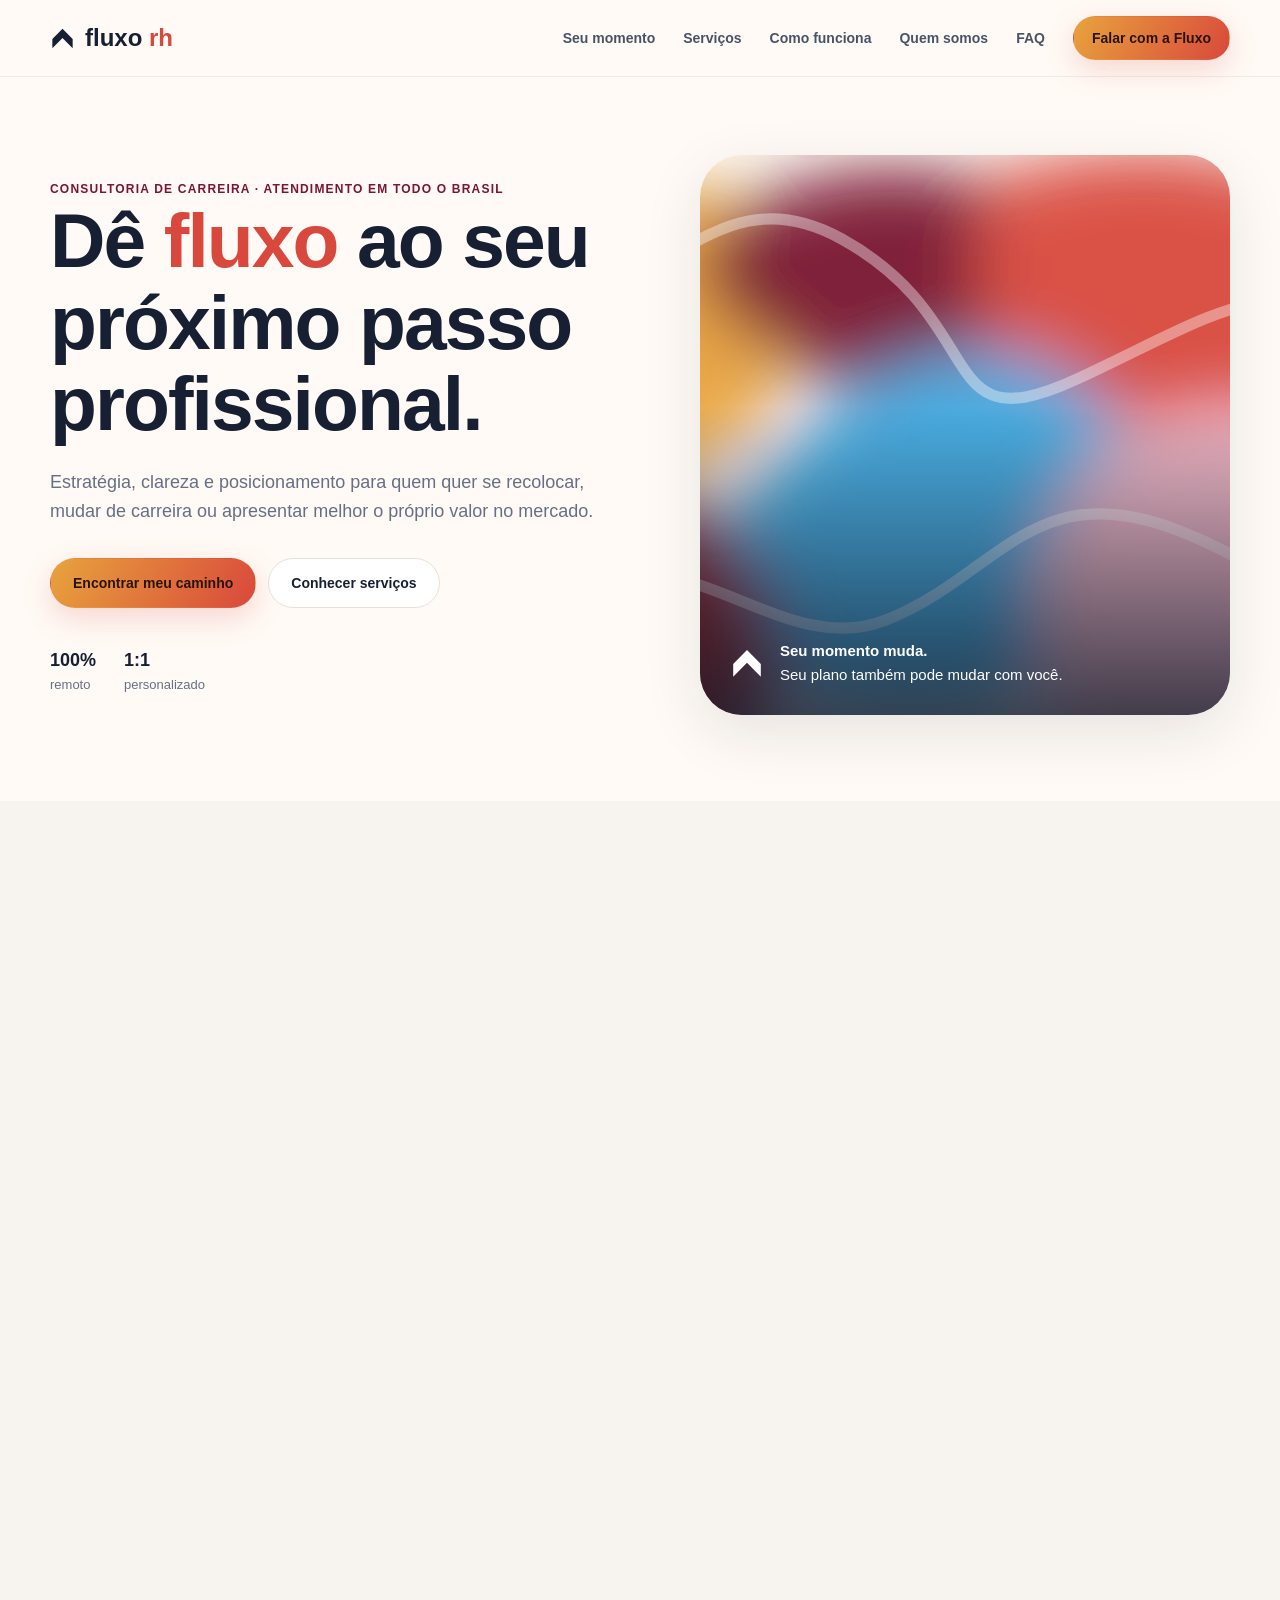
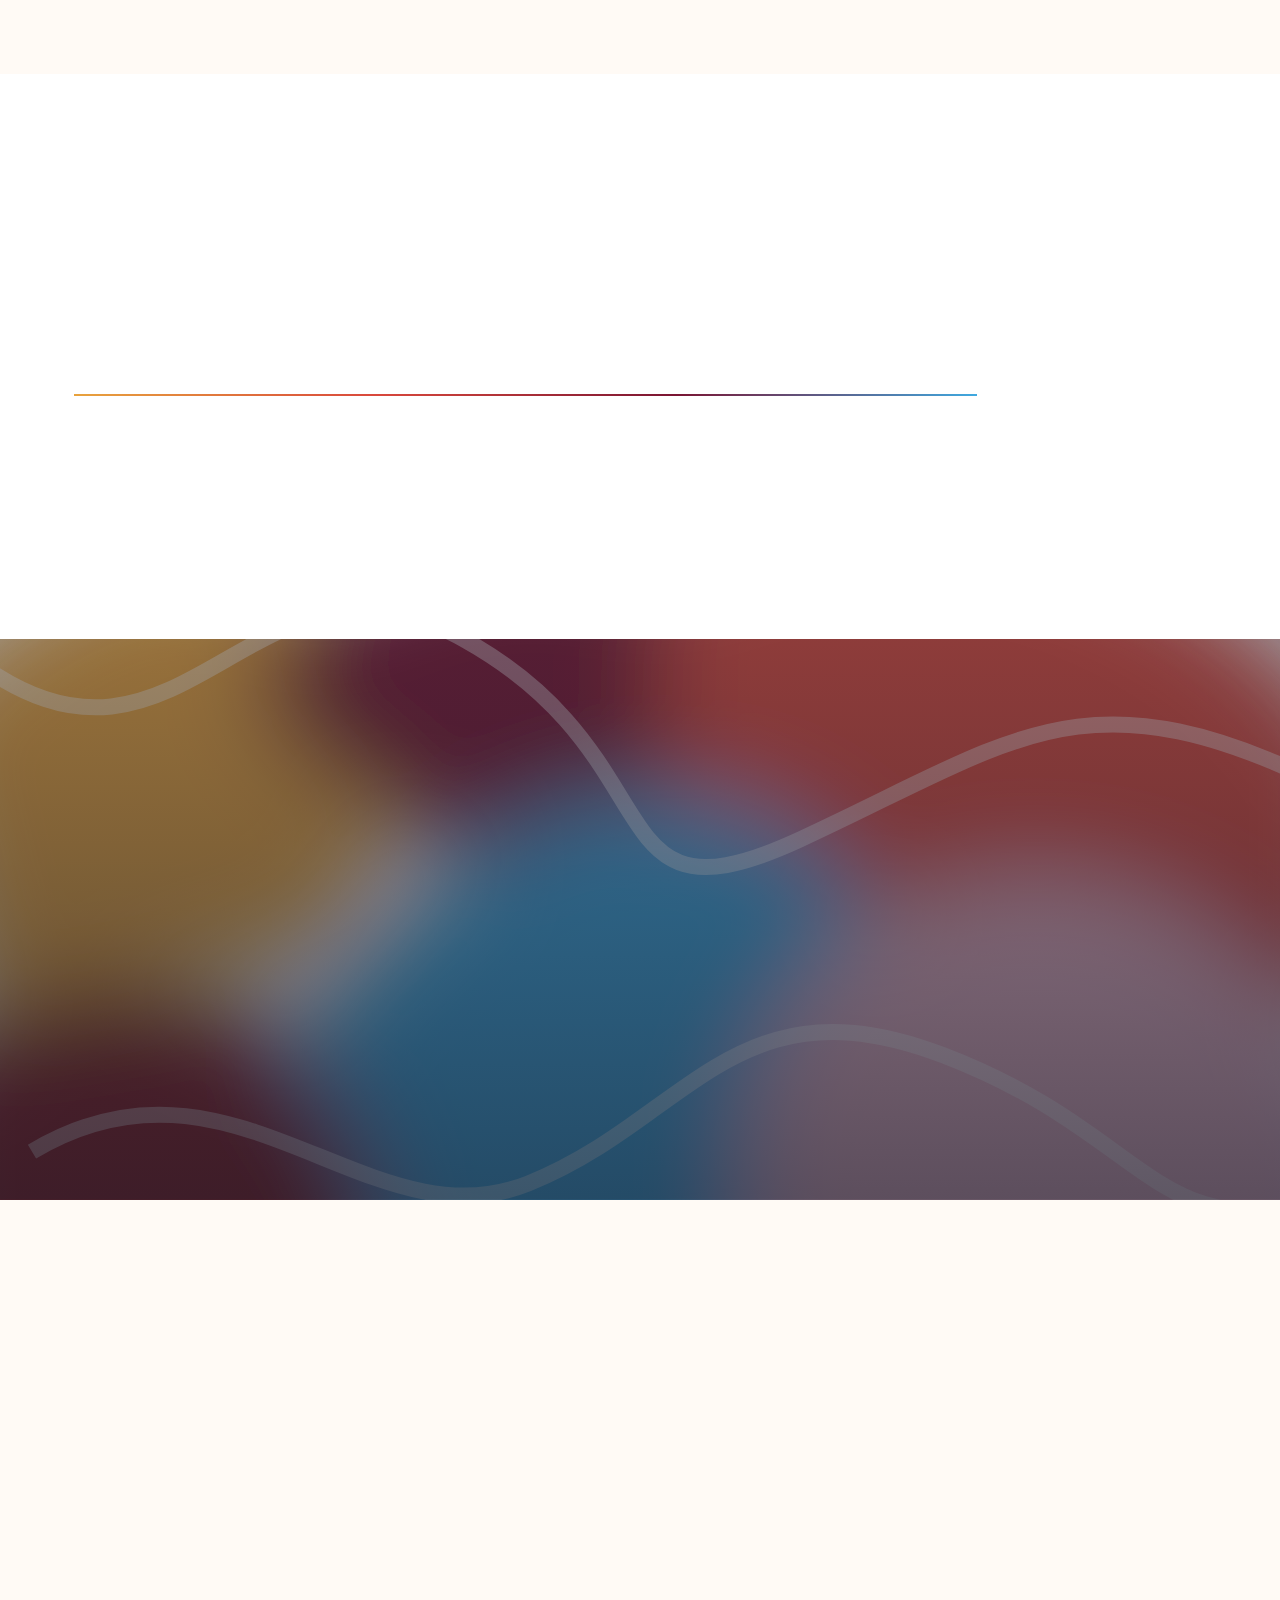
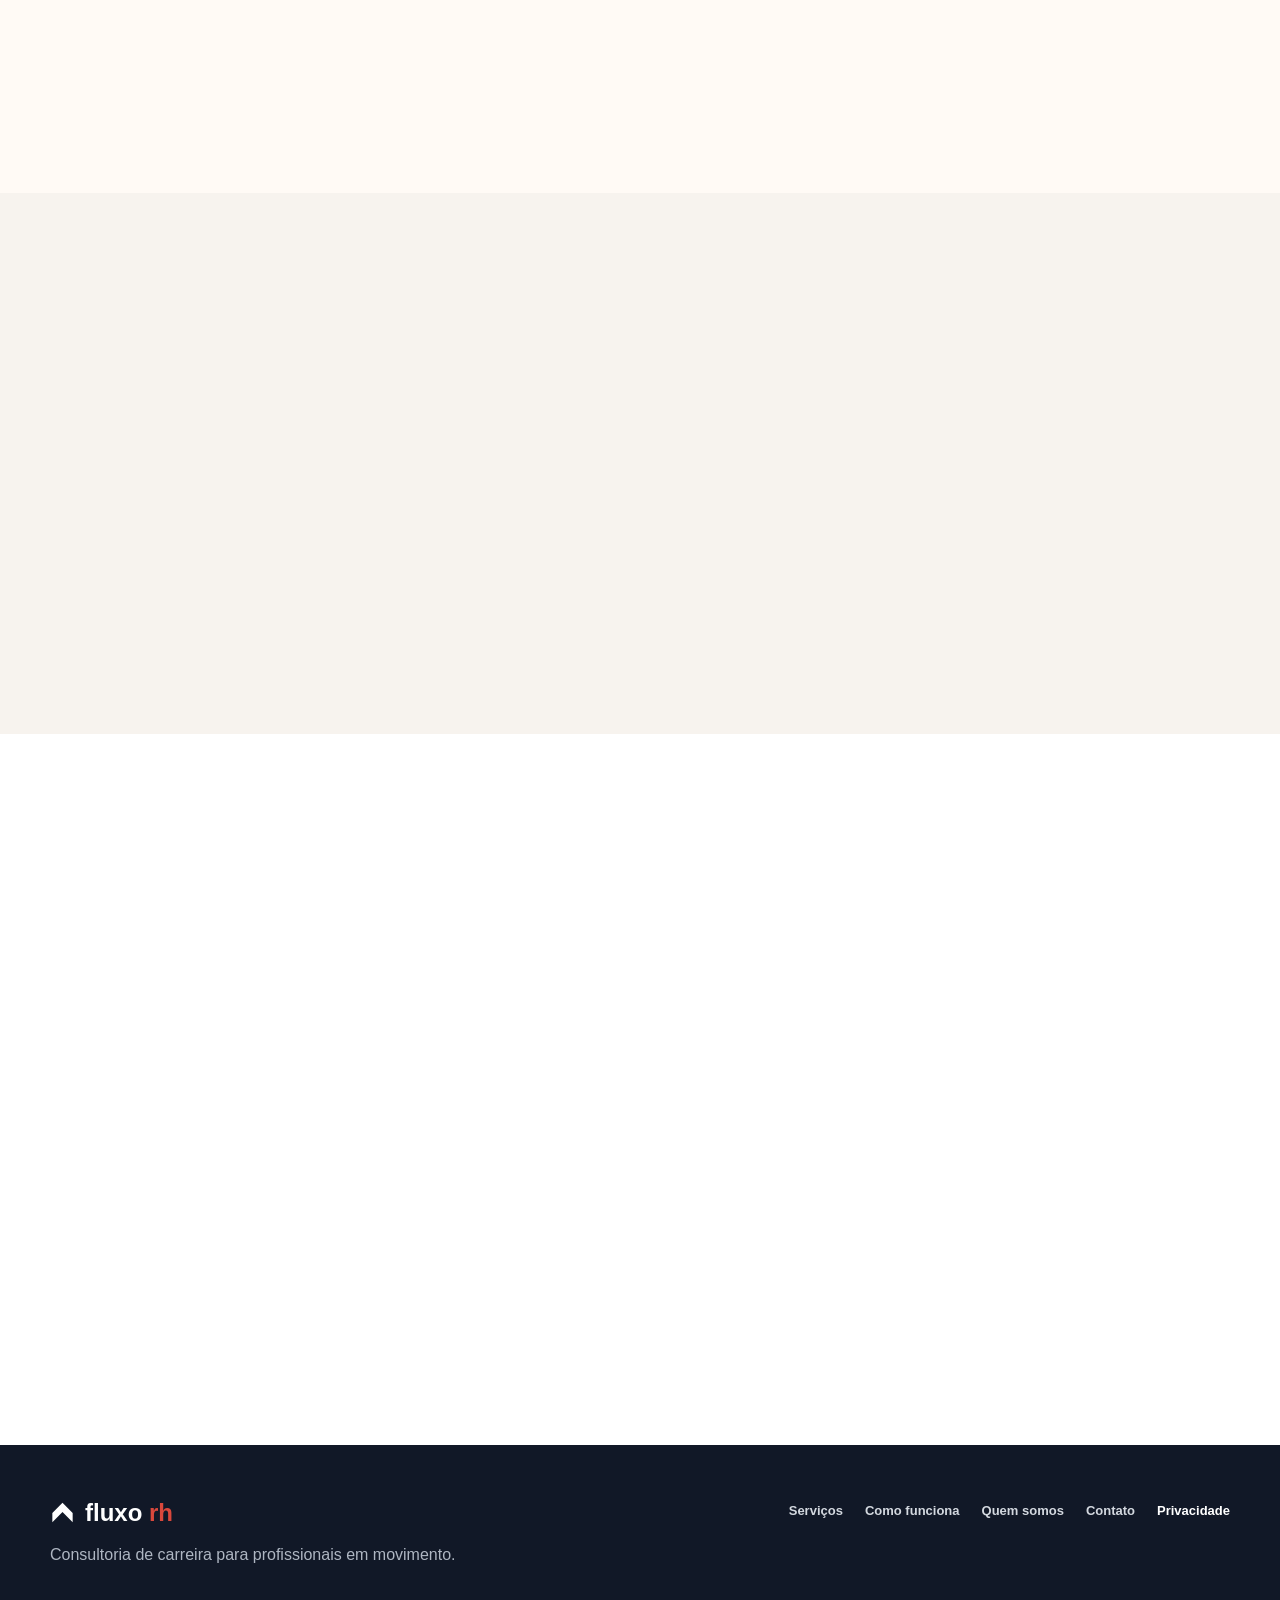
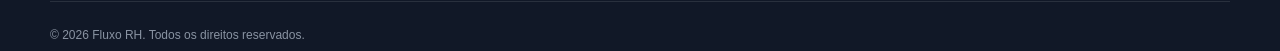
<file: index.html>
<!doctype html>
<html lang="pt-BR">
<head>
  <meta charset="utf-8">
  <meta name="viewport" content="width=device-width, initial-scale=1">
  <meta http-equiv="Content-Security-Policy" content="default-src 'self'; script-src 'self' 'sha256-BTikMhA1JU7qa+AdjmunF/W0Uf4xtr53nzxEaLvlFGk='; style-src 'self' https://fonts.googleapis.com; font-src 'self' https://fonts.gstatic.com; img-src 'self' data:; connect-src 'self' https://fonts.googleapis.com https://fonts.gstatic.com; object-src 'none'; base-uri 'self'; form-action 'self'; upgrade-insecure-requests">
  <meta name="referrer" content="strict-origin-when-cross-origin">
  <title>Fluxo RH — Consultoria de carreira para profissionais</title>
  <meta name="description" content="Consultoria de carreira para profissionais em recolocação, transição ou fortalecimento de posicionamento. Currículo, LinkedIn, mentoria e portfólio com atendimento remoto em todo o Brasil.">
  <meta name="theme-color" content="#fffaf5">
  <meta property="og:title" content="Fluxo RH — Consultoria de carreira">
  <meta property="og:description" content="Dê fluxo ao seu próximo passo profissional com estratégia, clareza e acompanhamento personalizado.">
  <meta property="og:type" content="website">
  <meta property="og:url" content="https://somosfluxorh.com.br/">
  <meta property="og:locale" content="pt_BR">
  <link rel="canonical" href="https://somosfluxorh.com.br/">
  <link rel="icon" href="assets/favicon.svg" type="image/svg+xml">
  <link rel="preconnect" href="https://fonts.googleapis.com">
  <link rel="preconnect" href="https://fonts.gstatic.com" crossorigin>
  <link href="https://fonts.googleapis.com/css2?family=Baloo+2:wght@600;700&family=Manrope:wght@400;500;600;700;800&display=swap" rel="stylesheet">
  <link rel="stylesheet" href="css/styles.css">
  <link rel="stylesheet" href="css/hardening.css">
  <script type="application/ld+json">{"@context":"https://schema.org","@type":"ProfessionalService","name":"Fluxo RH","url":"https://somosfluxorh.com.br/","description":"Consultoria de carreira para profissionais em recolocação, transição ou fortalecimento de posicionamento profissional.","areaServed":"BR","email":"consultoriafluxorh@gmail.com","telephone":"+55-92-98470-4754","serviceType":["Análise e elaboração curricular","Avaliação e otimização de LinkedIn","Mentoria de carreira","Elaboração de portfólio profissional"]}</script>
</head>
<body>
  <a class="skip-link" href="#conteudo">Pular para o conteúdo</a>

  <header class="site-header" data-header>
    <div class="container nav-wrap">
      <a class="brand" href="#inicio" aria-label="Fluxo RH — início">
        <svg class="brand-symbol" viewBox="0 0 64 54" aria-hidden="true"><path d="M32 2 58 28v24L32 26 6 52V28L32 2Z" fill="currentColor"/></svg>
        <span class="brand-name">fluxo <b>rh</b></span>
      </a>

      <nav class="desktop-nav" aria-label="Navegação principal">
        <a href="#momentos" data-nav-link>Seu momento</a>
        <a href="#servicos" data-nav-link>Serviços</a>
        <a href="#processo" data-nav-link>Como funciona</a>
        <a href="#sobre" data-nav-link>Quem somos</a>
        <a href="#faq" data-nav-link>FAQ</a>
      </nav>

      <a class="button button-primary header-cta" href="https://wa.me/5592984704754?text=Ol%C3%A1%2C%20Fluxo%20RH!%20Gostaria%20de%20conversar%20sobre%20meu%20momento%20profissional." target="_blank" rel="noopener">Falar com a Fluxo</a>

      <button class="menu-toggle" type="button" aria-expanded="false" aria-controls="mobile-menu" aria-label="Abrir menu" data-menu-toggle>
        <span></span><span></span><span></span>
      </button>
    </div>

    <div class="mobile-menu" id="mobile-menu" hidden data-mobile-menu>
      <nav aria-label="Navegação mobile">
        <a href="#momentos" data-nav-link>Seu momento</a>
        <a href="#servicos" data-nav-link>Serviços</a>
        <a href="#processo" data-nav-link>Como funciona</a>
        <a href="#sobre" data-nav-link>Quem somos</a>
        <a href="#faq" data-nav-link>FAQ</a>
        <a class="button button-primary" href="https://wa.me/5592984704754" target="_blank" rel="noopener">Conversar no WhatsApp</a>
      </nav>
    </div>
  </header>

  <main id="conteudo">
    <section class="hero" id="inicio">
      <div class="container hero-grid">
        <div class="hero-copy reveal">
          <span class="eyebrow">Consultoria de carreira</span>
          <h1>Dê <em>fluxo</em> ao seu próximo passo profissional.</h1>
          <p class="hero-lead">Estratégia, clareza e posicionamento para quem quer se recolocar, mudar de carreira ou apresentar melhor o próprio valor no mercado.</p>
          <div class="hero-actions">
            <a class="button button-primary" href="#momentos">Encontrar meu caminho</a>
            <a class="button button-secondary" href="#servicos">Conhecer serviços</a>
          </div>
          <div class="trust-row" aria-label="Diferenciais">
            <span><strong>100%</strong> remoto</span>
            <span><strong>1:1</strong> personalizado</span>
          </div>
        </div>

        <div class="hero-art reveal" aria-label="Identidade visual Fluxo RH">
          <img src="assets/fluxo-bg.svg" alt="Composição abstrata colorida da identidade visual Fluxo RH">
          <div class="hero-art-overlay">
            <svg class="art-symbol" viewBox="0 0 64 54" aria-hidden="true"><path d="M32 2 58 28v24L32 26 6 52V28L32 2Z" fill="currentColor"/></svg>
            <p><strong>Seu momento muda.</strong><br>Seu plano também pode mudar com você.</p>
          </div>
        </div>
      </div>
    </section>

    <section class="section section-soft" id="momentos">
      <div class="container">
        <div class="section-heading reveal">
          <span class="kicker">Seu momento</span>
          <h2>Você não precisa saber o nome do serviço. Comece pelo que está vivendo agora.</h2>
          <p>A jornada começa pelo seu objetivo. A Fluxo ajuda a transformar esse momento em um plano claro de ação.</p>
        </div>

        <div class="moment-grid">
          <a class="moment-card reveal" href="#servicos" data-interest="Mentoria de carreira" data-context="Recolocação profissional"><span>01</span><h3>Quero me recolocar no mercado</h3><p>Reposicionar currículo, LinkedIn e estratégia de busca.</p></a>
          <a class="moment-card reveal" href="#servicos" data-interest="Mentoria de carreira" data-context="Transição de carreira"><span>02</span><h3>Quero mudar de carreira</h3><p>Organizar competências, narrativa e próximos movimentos.</p></a>
          <a class="moment-card reveal" href="#servicos" data-interest="Análise e elaboração curricular" data-context="Currículo"><span>03</span><h3>Meu currículo não representa meu potencial</h3><p>Transformar experiências em uma apresentação mais estratégica.</p></a>
          <a class="moment-card reveal" href="#servicos" data-interest="Avaliação e otimização de LinkedIn" data-context="LinkedIn"><span>04</span><h3>Quero fortalecer meu LinkedIn</h3><p>Melhorar posicionamento, palavras-chave e visibilidade.</p></a>
          <a class="moment-card reveal" href="#servicos" data-interest="Elaboração de portfólio profissional" data-context="Portfólio"><span>05</span><h3>Preciso apresentar melhor meus projetos</h3><p>Estruturar um portfólio profissional com clareza e intenção.</p></a>
          <a class="moment-card reveal accent-card" href="#contato" data-interest="Ainda não sei"><span>06</span><h3>Ainda não sei por onde começar</h3><p>Conte seu momento e a gente ajuda a identificar o próximo passo.</p></a>
        </div>
      </div>
    </section>

    <section class="section" id="servicos">
      <div class="container">
        <div class="section-heading reveal">
          <span class="kicker">Nossos serviços</span>
          <h2>Soluções para organizar, posicionar e comunicar melhor a sua trajetória.</h2>
        </div>

        <div class="services-grid">
          <article class="service-card reveal">
            <div class="service-number">01</div>
            <h3>Análise e elaboração curricular</h3>
            <p>Currículo estruturado para destacar conquistas, experiências e competências com clareza e intenção.</p>
            <div class="service-fit"><span>Ideal para</span><strong>Recolocação, atualização profissional ou mudança de foco.</strong></div>
            <div class="service-deliver"><span>Você recebe</span><ul><li>Diagnóstico do material atual</li><li>Reorganização estratégica do conteúdo</li><li>Foco em legibilidade e aderência a processos seletivos</li></ul></div>
            <a href="#contato" class="text-link" data-service="Análise e elaboração curricular">Tenho interesse →</a>
          </article>

          <article class="service-card reveal">
            <div class="service-number blue">02</div>
            <h3>Avaliação e otimização de LinkedIn</h3>
            <p>Perfil revisado para fortalecer posicionamento, palavras-chave e narrativa profissional.</p>
            <div class="service-fit"><span>Ideal para</span><strong>Quem quer aumentar clareza, encontrabilidade e consistência profissional.</strong></div>
            <div class="service-deliver"><span>Você recebe</span><ul><li>Headline e resumo profissional</li><li>Experiências e competências</li><li>Orientação para presença e posicionamento</li></ul></div>
            <a href="#contato" class="text-link" data-service="Avaliação e otimização de LinkedIn">Tenho interesse →</a>
          </article>

          <article class="service-card reveal">
            <div class="service-number wine">03</div>
            <h3>Mentoria de carreira</h3>
            <p>Acompanhamento individual para recolocação ou transição, com diagnóstico e plano de ação personalizado.</p>
            <div class="service-fit"><span>Ideal para</span><strong>Quem precisa tomar decisões de carreira com mais direção e segurança.</strong></div>
            <div class="service-deliver"><span>Você recebe</span><ul><li>Leitura do momento profissional</li><li>Direcionamento de posicionamento</li><li>Acompanhamento dos próximos passos</li></ul></div>
            <a href="#contato" class="text-link" data-service="Mentoria de carreira">Tenho interesse →</a>
          </article>

          <article class="service-card reveal">
            <div class="service-number sky">04</div>
            <h3>Elaboração de portfólio profissional</h3>
            <p>Material visual e narrativo para apresentar projetos, entregas e resultados de forma organizada e persuasiva.</p>
            <div class="service-fit"><span>Ideal para</span><strong>Profissionais que precisam demonstrar projetos, entregas e impacto.</strong></div>
            <div class="service-deliver"><span>Você recebe</span><ul><li>Arquitetura do conteúdo</li><li>Seleção de projetos e evidências</li><li>Narrativa orientada a valor profissional</li></ul></div>
            <a href="#contato" class="text-link" data-service="Elaboração de portfólio profissional">Tenho interesse →</a>
          </article>
        </div>
      </div>
    </section>

    <section class="section process-section" id="processo">
      <div class="container">
        <div class="section-heading reveal">
          <span class="kicker">Como funciona</span>
          <h2>Um fluxo simples, do diagnóstico à ação.</h2>
        </div>
        <div class="process-flow">
          <div class="flow-line" aria-hidden="true"></div>
          <article class="process-step reveal"><span>01</span><h3>Conversa inicial</h3><p>Entendemos seu momento, objetivo e contexto profissional.</p></article>
          <article class="process-step reveal"><span>02</span><h3>Diagnóstico</h3><p>Mapeamos pontos fortes, lacunas e prioridades do trabalho.</p></article>
          <article class="process-step reveal"><span>03</span><h3>Plano de ação</h3><p>Definimos o caminho e construímos as entregas necessárias.</p></article>
          <article class="process-step reveal"><span>04</span><h3>Acompanhamento</h3><p>Você recebe direcionamento para aplicar a estratégia com segurança.</p></article>
        </div>
      </div>
    </section>

    <section class="brand-break">
      <div class="brand-break-bg" aria-hidden="true"></div>
      <div class="container brand-break-content reveal">
        <span class="kicker light">Fluxo é movimento com direção</span>
        <h2>Seu próximo passo não precisa ser improvisado.</h2>
        <p>Quando a estratégia fica clara, currículo, LinkedIn, portfólio e decisões de carreira passam a trabalhar na mesma direção.</p>
        <a class="button button-light" href="#contato">Quero dar o próximo passo</a>
      </div>
    </section>

    <section class="section" id="sobre">
      <div class="container about-grid">
        <div class="about-copy reveal">
          <span class="kicker">Quem somos</span>
          <h2>Consultoria de carreira com estratégia, proximidade e direção.</h2>
          <p>A <strong>Fluxo RH</strong> nasce no Norte do Brasil para apoiar profissionais em diferentes momentos da carreira, com atendimento remoto em todo o país.</p>
          <p>Nosso propósito é transformar desafios profissionais em decisões mais claras, materiais mais estratégicos e uma presença profissional coerente com aquilo que você quer construir.</p>
        </div>
        <div class="about-panel reveal">
          <div><strong>Norte do Brasil</strong><span>Origem da marca</span></div>
          <div><strong>100% remoto</strong><span>Atendimento nacional</span></div>
          <div><strong>Carreira</strong><span>Foco em profissionais</span></div>
          <div><strong>Personalizado</strong><span>Cada momento pede um plano</span></div>
        </div>
      </div>
    </section>

    <section class="section section-soft" id="faq">
      <div class="container faq-grid">
        <div class="section-heading reveal">
          <span class="kicker">Perguntas frequentes</span>
          <h2>Antes de começar, algumas respostas importantes.</h2>
        </div>
        <div class="faq-list reveal">
          <details><summary>O atendimento é online?</summary><p>Sim. O atendimento é remoto e pode ser realizado com profissionais de qualquer região do Brasil.</p></details>
          <details><summary>Posso contratar apenas um serviço?</summary><p>Sim. Currículo, LinkedIn, mentoria e portfólio podem ser contratados de acordo com a necessidade do seu momento.</p></details>
          <details><summary>A Fluxo atende quem está mudando de área?</summary><p>Sim. A mentoria de carreira também pode apoiar profissionais em transição, ajudando a organizar posicionamento, narrativa e próximos passos.</p></details>
          <details><summary>Vocês fazem currículo do zero?</summary><p>O serviço pode partir de um material existente ou da organização das informações profissionais fornecidas por você, conforme o diagnóstico inicial.</p></details>
          <details><summary>Como sei qual serviço é o mais indicado?</summary><p>Você pode contar seu momento pelo formulário ou WhatsApp. A conversa inicial ajuda a identificar qual caminho faz mais sentido.</p></details>
        </div>
      </div>
    </section>

    <section class="section contact-section" id="contato">
      <div class="container contact-grid">
        <div class="contact-copy reveal">
          <span class="kicker">Contato</span>
          <h2>Conte onde você está. A gente começa a partir daí.</h2>
          <p>Preencha os campos e o site organiza uma mensagem pronta para você continuar o atendimento pelo WhatsApp.</p>
          <div class="contact-direct">
            <a href="https://wa.me/5592984704754" target="_blank" rel="noopener"><strong>WhatsApp</strong><span>(92) 98470-4754</span></a>
            <a href="mailto:consultoriafluxorh@gmail.com"><strong>E-mail</strong><span>consultoriafluxorh@gmail.com</span></a>
          </div>
        </div>

        <form class="contact-form reveal" data-contact-form>
          <label>Nome<input type="text" name="nome" autocomplete="name" required placeholder="Seu nome"></label>
          <label>E-mail<input type="email" name="email" autocomplete="email" placeholder="voce@email.com"></label>
          <label>Serviço ou momento
            <select name="servico" data-service-select>
              <option value="Ainda não sei">Ainda não sei</option>
              <option>Análise e elaboração curricular</option>
              <option>Avaliação e otimização de LinkedIn</option>
              <option>Mentoria de carreira</option>
              <option>Elaboração de portfólio profissional</option>
            </select>
          </label>
          <label>Conte um pouco sobre seu momento<textarea name="mensagem" rows="5" placeholder="Ex.: estou buscando recolocação e sinto que meu currículo não comunica bem minhas experiências..."></textarea></label>
          <button class="button button-primary" type="submit">Continuar no WhatsApp</button>
          <small class="form-privacy">As informações preenchidas não são armazenadas neste site. Elas servem apenas para montar a mensagem que será aberta no seu WhatsApp para revisão. Consulte a <a href="privacidade.html">Política de Privacidade</a>.</small>
        </form>
      </div>
    </section>
  </main>

  <footer class="site-footer">
    <div class="container footer-grid">
      <div>
        <a class="brand footer-brand" href="#inicio"><svg class="brand-symbol" viewBox="0 0 64 54" aria-hidden="true"><path d="M32 2 58 28v24L32 26 6 52V28L32 2Z" fill="currentColor"/></svg><span class="brand-name">fluxo <b>rh</b></span></a>
        <p>Consultoria de carreira para profissionais em movimento.</p>
      </div>
      <div class="footer-links"><a href="#servicos" data-nav-link>Serviços</a><a href="#processo" data-nav-link>Como funciona</a><a href="#sobre" data-nav-link>Quem somos</a><a href="#contato">Contato</a><a class="privacy-link" href="privacidade.html">Privacidade</a></div>
      <div class="footer-note">© <span data-year></span> Fluxo RH. Todos os direitos reservados.</div>
    </div>
  </footer>

  <a class="mobile-whatsapp" href="https://wa.me/5592984704754?text=Ol%C3%A1%2C%20Fluxo%20RH!" target="_blank" rel="noopener" aria-label="Conversar com a Fluxo RH no WhatsApp">Conversar no WhatsApp</a>

  <script src="js/main.js" defer></script>
</body>
</html>
</file>
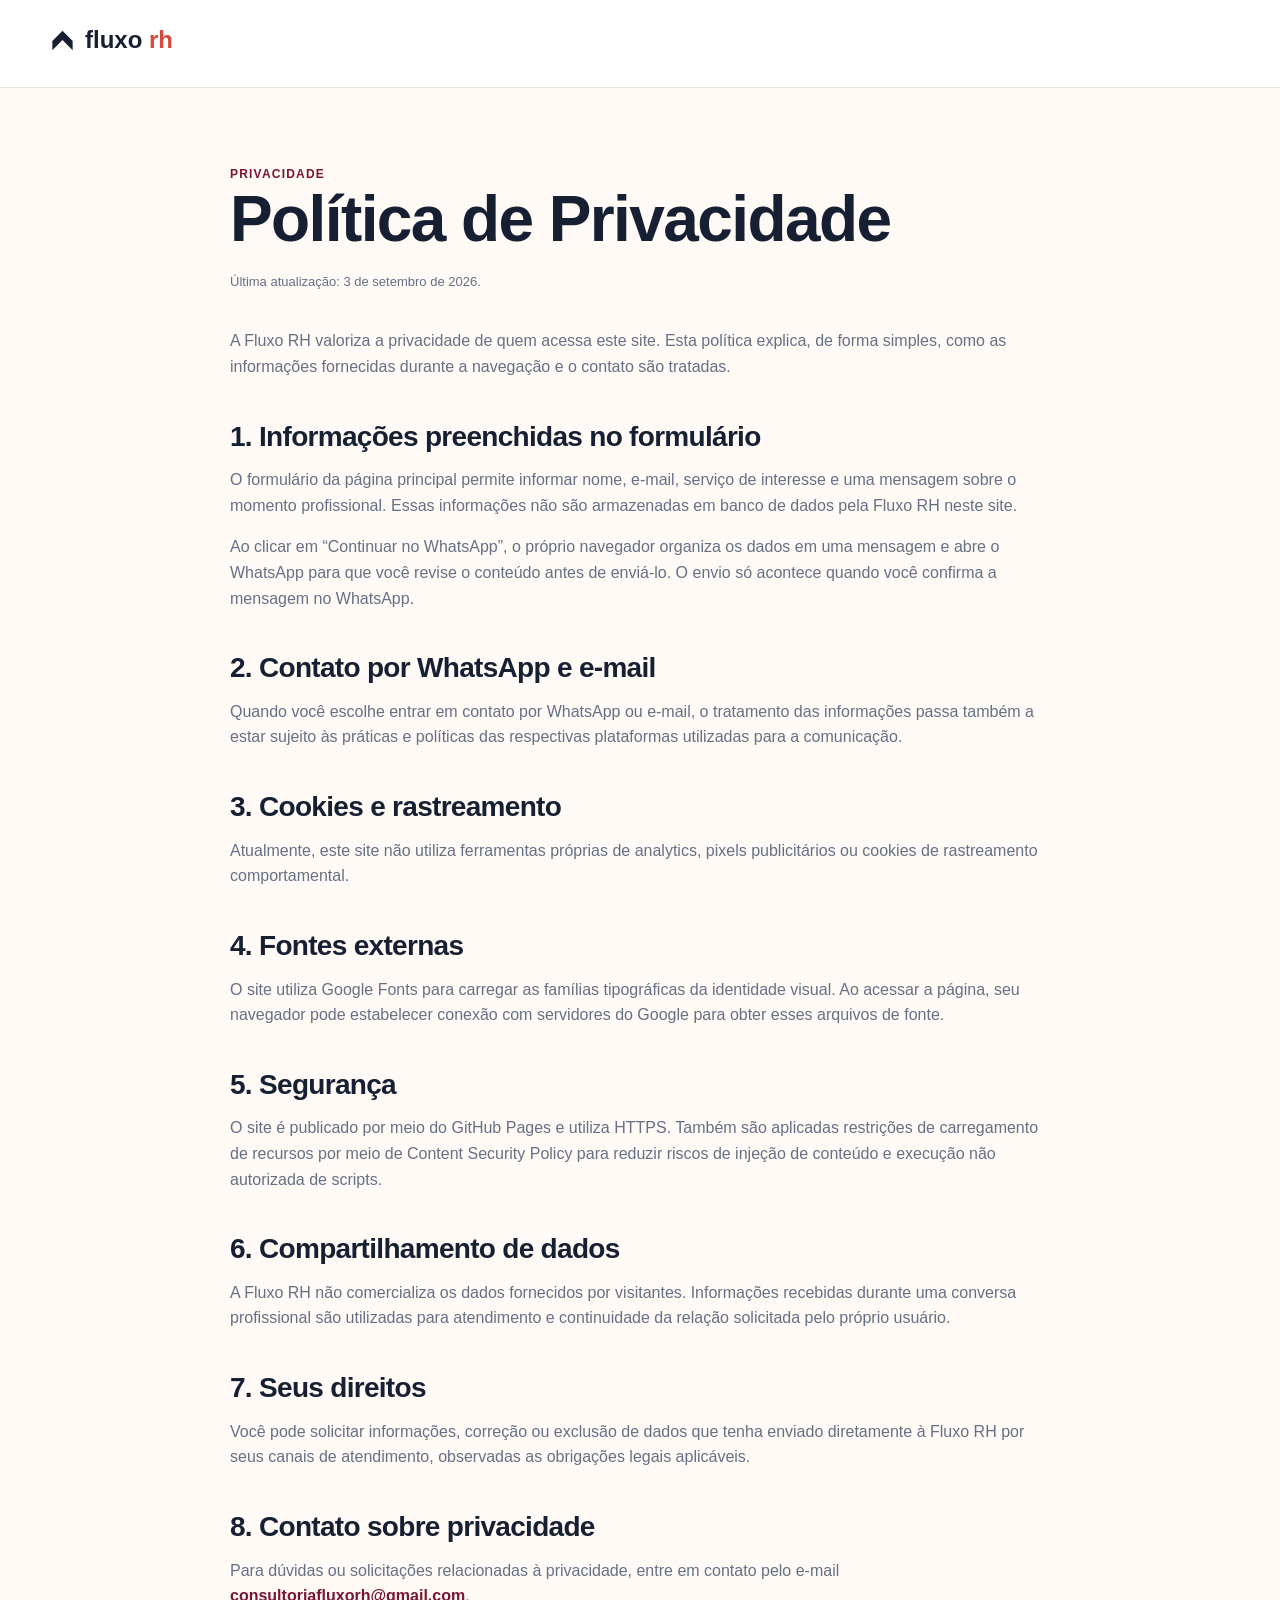
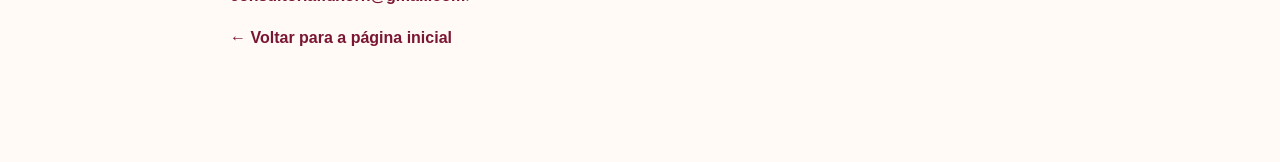
<file: privacidade.html>
<!doctype html>
<html lang="pt-BR">
<head>
  <meta charset="utf-8">
  <meta name="viewport" content="width=device-width, initial-scale=1">
  <meta http-equiv="Content-Security-Policy" content="default-src 'self'; style-src 'self' https://fonts.googleapis.com; font-src 'self' https://fonts.gstatic.com; img-src 'self' data:; connect-src 'self' https://fonts.googleapis.com https://fonts.gstatic.com; object-src 'none'; base-uri 'self'; form-action 'self'; upgrade-insecure-requests">
  <meta name="referrer" content="strict-origin-when-cross-origin">
  <title>Política de Privacidade — Fluxo RH</title>
  <meta name="description" content="Política de Privacidade da Fluxo RH.">
  <link rel="canonical" href="https://somosfluxorh.com.br/privacidade.html">
  <link rel="icon" href="assets/favicon.svg" type="image/svg+xml">
  <link rel="preconnect" href="https://fonts.googleapis.com">
  <link rel="preconnect" href="https://fonts.gstatic.com" crossorigin>
  <link href="https://fonts.googleapis.com/css2?family=Baloo+2:wght@600;700&family=Manrope:wght@400;500;600;700;800&display=swap" rel="stylesheet">
  <link rel="stylesheet" href="css/styles.css">
  <link rel="stylesheet" href="css/hardening.css">
</head>
<body class="policy-page">
  <header class="policy-header">
    <div class="container">
      <a class="brand" href="index.html" aria-label="Voltar para a página inicial da Fluxo RH">
        <svg class="brand-symbol" viewBox="0 0 64 54" aria-hidden="true"><path d="M32 2 58 28v24L32 26 6 52V28L32 2Z" fill="currentColor"/></svg>
        <span class="brand-name">fluxo <b>rh</b></span>
      </a>
    </div>
  </header>
  <main class="policy-main">
    <div class="container policy-content">
      <span class="kicker">Privacidade</span>
      <h1>Política de Privacidade</h1>
      <p class="policy-updated">Última atualização: 3 de setembro de 2026.</p>

      <p>A Fluxo RH valoriza a privacidade de quem acessa este site. Esta política explica, de forma simples, como as informações fornecidas durante a navegação e o contato são tratadas.</p>

      <h2>1. Informações preenchidas no formulário</h2>
      <p>O formulário da página principal permite informar nome, e-mail, serviço de interesse e uma mensagem sobre o momento profissional. Essas informações não são armazenadas em banco de dados pela Fluxo RH neste site.</p>
      <p>Ao clicar em “Continuar no WhatsApp”, o próprio navegador organiza os dados em uma mensagem e abre o WhatsApp para que você revise o conteúdo antes de enviá-lo. O envio só acontece quando você confirma a mensagem no WhatsApp.</p>

      <h2>2. Contato por WhatsApp e e-mail</h2>
      <p>Quando você escolhe entrar em contato por WhatsApp ou e-mail, o tratamento das informações passa também a estar sujeito às práticas e políticas das respectivas plataformas utilizadas para a comunicação.</p>

      <h2>3. Cookies e rastreamento</h2>
      <p>Atualmente, este site não utiliza ferramentas próprias de analytics, pixels publicitários ou cookies de rastreamento comportamental.</p>

      <h2>4. Fontes externas</h2>
      <p>O site utiliza Google Fonts para carregar as famílias tipográficas da identidade visual. Ao acessar a página, seu navegador pode estabelecer conexão com servidores do Google para obter esses arquivos de fonte.</p>

      <h2>5. Segurança</h2>
      <p>O site é publicado por meio do GitHub Pages e utiliza HTTPS. Também são aplicadas restrições de carregamento de recursos por meio de Content Security Policy para reduzir riscos de injeção de conteúdo e execução não autorizada de scripts.</p>

      <h2>6. Compartilhamento de dados</h2>
      <p>A Fluxo RH não comercializa os dados fornecidos por visitantes. Informações recebidas durante uma conversa profissional são utilizadas para atendimento e continuidade da relação solicitada pelo próprio usuário.</p>

      <h2>7. Seus direitos</h2>
      <p>Você pode solicitar informações, correção ou exclusão de dados que tenha enviado diretamente à Fluxo RH por seus canais de atendimento, observadas as obrigações legais aplicáveis.</p>

      <h2>8. Contato sobre privacidade</h2>
      <p>Para dúvidas ou solicitações relacionadas à privacidade, entre em contato pelo e-mail <a href="mailto:consultoriafluxorh@gmail.com">consultoriafluxorh@gmail.com</a>.</p>

      <p><a href="index.html">← Voltar para a página inicial</a></p>
    </div>
  </main>
</body>
</html>
</file>
<file: css/styles.css>
:root{--paper:#fffaf5;--paper-2:#f7f3ee;--white:#fff;--ink:#172033;--muted:#667085;--line:#e9e1d8;--gold:#e8a33d;--coral:#d9483c;--wine:#7a1533;--sky:#3fa9e0;--navy:#111827;--radius-xl:32px;--radius-lg:24px;--radius-md:16px;--shadow:0 18px 60px rgba(23,32,51,.10)}*{box-sizing:border-box}html{scroll-behavior:smooth}body{margin:0;background:var(--paper);color:var(--ink);font-family:"Manrope",sans-serif;line-height:1.6;-webkit-font-smoothing:antialiased}img{display:block;max-width:100%}a{color:inherit;text-decoration:none}button,input,textarea,select{font:inherit}button{cursor:pointer}section{scroll-margin-top:90px}.container{width:min(1180px,calc(100% - 48px));margin-inline:auto}.skip-link{position:fixed;left:12px;top:-80px;z-index:999;background:var(--ink);color:#fff;padding:10px 14px;border-radius:10px}.skip-link:focus{top:12px}.site-header{position:sticky;top:0;z-index:100;background:rgba(255,250,245,.88);backdrop-filter:blur(18px);border-bottom:1px solid rgba(23,32,51,.07)}.nav-wrap{min-height:76px;display:flex;align-items:center;gap:28px}.brand{display:inline-flex;align-items:center;gap:10px;color:var(--ink);font-family:"Baloo 2",sans-serif;font-weight:700;font-size:24px;line-height:1}.brand-symbol{width:25px;height:23px}.brand-name b{font-weight:700;color:var(--coral)}.desktop-nav{margin-left:auto;display:flex;gap:28px;align-items:center;font-size:14px;font-weight:700;color:#475467}.desktop-nav a:hover{color:var(--coral)}.button{display:inline-flex;align-items:center;justify-content:center;min-height:48px;padding:0 22px;border-radius:999px;border:1px solid transparent;font-weight:800;font-size:14px;transition:.25s ease}.button:hover{transform:translateY(-2px)}.button-primary{background:linear-gradient(120deg,var(--gold),var(--coral));color:#291508;box-shadow:0 10px 30px rgba(217,72,60,.20)}.button-secondary{background:#fff;border-color:var(--line);color:var(--ink)}.button-light{background:#fff;color:var(--wine)}.header-cta{min-height:44px;padding-inline:18px}.menu-toggle{display:none;margin-left:auto;width:44px;height:44px;border:0;background:transparent;padding:9px}.menu-toggle span{display:block;height:2px;background:var(--ink);margin:6px;border-radius:2px}.mobile-menu{background:var(--paper);border-top:1px solid var(--line)}.mobile-menu nav{display:grid;gap:2px;padding:16px 24px 24px}.mobile-menu a:not(.button){padding:12px 4px;font-weight:700}.hero{padding:78px 0 86px;overflow:hidden}.hero-grid{display:grid;grid-template-columns:1.05fr .95fr;gap:64px;align-items:center}.eyebrow,.kicker{display:inline-block;text-transform:uppercase;letter-spacing:.10em;font-size:12px;font-weight:800;color:var(--wine)}h1,h2,h3{font-family:"Baloo 2",sans-serif;line-height:1.06;margin:0;letter-spacing:-.025em}h1{font-size:clamp(46px,6vw,78px);max-width:760px}h1 em{font-style:normal;color:var(--coral)}.hero-lead{font-size:18px;color:var(--muted);max-width:620px;margin:24px 0 0}.hero-actions{display:flex;gap:12px;flex-wrap:wrap;margin-top:32px}.trust-row{display:flex;gap:28px;flex-wrap:wrap;margin-top:38px;color:var(--muted);font-size:13px}.trust-row strong{color:var(--ink);display:block;font-size:18px}.hero-art{position:relative;min-height:560px;border-radius:42px;overflow:hidden;box-shadow:var(--shadow)}.hero-art img{width:100%;height:100%;object-fit:cover;position:absolute;inset:0}.hero-art:after{content:"";position:absolute;inset:0;background:linear-gradient(180deg,transparent 45%,rgba(17,24,39,.78))}.hero-art-overlay{position:absolute;z-index:2;left:30px;right:30px;bottom:28px;color:#fff;display:flex;gap:16px;align-items:center}.hero-art-overlay p{margin:0;font-size:15px}.art-symbol{width:34px;flex:0 0 auto}.section{padding:104px 0}.section-soft{background:var(--paper-2)}.section-heading{max-width:760px;margin-bottom:48px}.section-heading h2,.about-copy h2,.contact-copy h2{font-size:clamp(34px,4vw,52px);margin-top:10px}.section-heading p{color:var(--muted);font-size:17px;margin-top:16px}.moment-grid{display:grid;grid-template-columns:repeat(3,1fr);gap:18px}.moment-card{background:#fff;border:1px solid var(--line);border-radius:var(--radius-lg);padding:26px;min-height:220px;transition:.25s ease}.moment-card:hover{transform:translateY(-5px);box-shadow:var(--shadow);border-color:#ddcec1}.moment-card>span{font-size:12px;font-weight:800;color:var(--coral)}.moment-card h3{font-size:23px;margin-top:24px}.moment-card p{color:var(--muted);margin:12px 0 0;font-size:14px}.accent-card{background:var(--ink);color:#fff;border-color:var(--ink)}.accent-card p{color:#cfd4dc}.accent-card>span{color:var(--gold)}.services-grid{display:grid;grid-template-columns:repeat(2,1fr);gap:20px}.service-card{background:#fff;border:1px solid var(--line);border-radius:var(--radius-xl);padding:34px}.service-number{width:46px;height:46px;border-radius:14px;background:#fff1d8;color:#a45f00;display:grid;place-items:center;font-weight:800}.service-number.blue{background:#eaf6ff;color:#2075a6}.service-number.wine{background:#f7e8ed;color:var(--wine)}.service-number.sky{background:#e8f7fb;color:#1680a3}.service-card h3{font-size:27px;margin-top:22px}.service-card>p{color:var(--muted)}.service-card ul{padding-left:20px;color:#475467;font-size:14px}.service-card li+li{margin-top:6px}.text-link{display:inline-block;margin-top:8px;font-weight:800;color:var(--wine)}.service-fit,.service-deliver{margin-top:18px;padding-top:16px;border-top:1px solid var(--line)}.service-fit span,.service-deliver>span{display:block;text-transform:uppercase;letter-spacing:.06em;font-size:10px;font-weight:800;color:var(--muted);margin-bottom:6px}.service-fit strong{font-size:13px;line-height:1.45}.process-section{background:#fff}.process-flow{position:relative;display:grid;grid-template-columns:repeat(4,1fr);gap:24px}.flow-line{position:absolute;top:23px;left:10%;right:10%;height:2px;background:linear-gradient(90deg,var(--gold),var(--coral),var(--wine),var(--sky));z-index:0}.process-step{position:relative;z-index:1}.process-step>span{display:grid;place-items:center;width:48px;height:48px;border-radius:50%;background:var(--paper);border:2px solid var(--coral);font-size:12px;font-weight:800}.process-step h3{font-size:22px;margin-top:20px}.process-step p{color:var(--muted);font-size:14px}.brand-break{position:relative;overflow:hidden;color:#fff;padding:112px 0}.brand-break-bg{position:absolute;inset:0;background-image:linear-gradient(rgba(17,24,39,.38),rgba(17,24,39,.66)),url('../assets/fluxo-bg.svg');background-size:cover;background-position:center}.brand-break-content{position:relative;max-width:820px}.kicker.light{color:#fff0cd}.brand-break h2{font-size:clamp(40px,5vw,64px)}.brand-break p{font-size:18px;max-width:680px;color:#f2f4f7;margin:18px 0 30px}.about-grid{display:grid;grid-template-columns:1.05fr .95fr;gap:70px;align-items:center}.about-copy p{color:var(--muted);font-size:17px}.about-panel{display:grid;grid-template-columns:1fr 1fr;gap:14px}.about-panel div{background:#fff;border:1px solid var(--line);border-radius:20px;padding:24px}.about-panel strong{display:block;font-family:"Baloo 2";font-size:23px}.about-panel span{color:var(--muted);font-size:13px}.faq-grid{display:grid;grid-template-columns:.8fr 1.2fr;gap:70px}.faq-list details{border-bottom:1px solid #ddd4ca;padding:20px 0}.faq-list summary{list-style:none;cursor:pointer;font-weight:800;padding-right:34px;position:relative}.faq-list summary::-webkit-details-marker{display:none}.faq-list summary:after{content:"+";position:absolute;right:0;font-size:22px;top:-4px;color:var(--coral)}.faq-list details[open] summary:after{content:"−"}.faq-list p{color:var(--muted);margin:12px 0 0;max-width:64ch}.contact-section{background:#fff}.contact-grid{display:grid;grid-template-columns:.85fr 1.15fr;gap:72px}.contact-copy>p{color:var(--muted);font-size:17px}.contact-direct{display:grid;gap:10px;margin-top:30px}.contact-direct a{display:flex;justify-content:space-between;gap:18px;padding:16px 0;border-bottom:1px solid var(--line)}.contact-direct span{color:var(--muted)}.contact-form{display:grid;grid-template-columns:1fr 1fr;gap:16px;background:var(--paper-2);border:1px solid var(--line);border-radius:var(--radius-xl);padding:30px}.contact-form label{font-size:12px;text-transform:uppercase;letter-spacing:.04em;font-weight:800;color:#475467}.contact-form label:nth-child(4),.contact-form button,.contact-form small{grid-column:1/-1}.contact-form input,.contact-form textarea,.contact-form select{display:block;width:100%;margin-top:7px;border:1px solid #ddd4ca;background:#fff;border-radius:14px;padding:13px 14px;color:var(--ink);outline:none}.contact-form input:focus,.contact-form textarea:focus,.contact-form select:focus{border-color:var(--coral);box-shadow:0 0 0 3px rgba(217,72,60,.10)}.contact-form textarea{resize:vertical}.contact-form .button{justify-self:start}.contact-form small{color:var(--muted);font-size:11px}.site-footer{background:var(--navy);color:#fff;padding:56px 0 30px}.footer-grid{display:grid;grid-template-columns:1fr auto;gap:34px;align-items:start}.footer-brand{color:#fff}.footer-grid p{color:#aeb6c2;margin:10px 0 0}.footer-links{display:flex;gap:22px;color:#d3d8df;font-size:13px;font-weight:700}.footer-note{grid-column:1/-1;border-top:1px solid rgba(255,255,255,.10);padding-top:24px;color:#8993a2;font-size:12px}.mobile-whatsapp{display:none}.reveal{opacity:0;transform:translateY(18px);transition:opacity .7s ease,transform .7s ease}.reveal.visible{opacity:1;transform:none}.desktop-nav a.active{color:var(--coral)}.site-header.scrolled{box-shadow:0 8px 28px rgba(23,32,51,.08)}a:focus-visible,button:focus-visible,input:focus-visible,textarea:focus-visible,select:focus-visible,summary:focus-visible{outline:3px solid rgba(63,169,224,.45);outline-offset:3px}@media (prefers-reduced-motion:reduce){html{scroll-behavior:auto}.reveal{opacity:1;transform:none;transition:none}*{animation:none!important;transition-duration:.01ms!important}}@media(max-width:980px){.desktop-nav,.header-cta{display:none}.menu-toggle{display:block}.hero-grid,.about-grid,.faq-grid,.contact-grid{grid-template-columns:1fr}.hero{padding-top:48px}.hero-art{min-height:460px;order:-1}.moment-grid{grid-template-columns:1fr 1fr}.process-flow{grid-template-columns:1fr 1fr}.flow-line{display:none}.services-grid{grid-template-columns:1fr}.faq-grid{gap:20px}.contact-grid{gap:36px}.footer-grid{grid-template-columns:1fr}.footer-links{flex-wrap:wrap}.footer-note{grid-column:auto}}@media(max-width:640px){body{padding-bottom:72px}.container{width:min(100% - 32px,1180px)}.site-header{background:rgba(255,250,245,.96)}.nav-wrap{min-height:64px}.brand{font-size:21px}.hero{padding:24px 0 52px}.hero-grid{gap:24px}.hero-copy{order:1}.hero-art{order:2;min-height:210px;height:210px;border-radius:24px;box-shadow:0 12px 36px rgba(23,32,51,.12)}.hero-art-overlay{left:18px;right:18px;bottom:16px}.hero-art-overlay p{font-size:13px;line-height:1.35}.art-symbol{width:28px}.eyebrow{font-size:9px;line-height:1.5}.hero h1{font-size:clamp(38px,11vw,50px);margin-top:10px}.hero-lead{font-size:15px;line-height:1.55;margin-top:16px}.hero-actions{display:grid;margin-top:22px}.hero-actions .button{width:100%;min-height:46px}.trust-row{display:grid;grid-template-columns:repeat(3,1fr);gap:8px;margin-top:22px;font-size:10px}.trust-row span{padding:10px 8px;background:#fff;border:1px solid var(--line);border-radius:12px}.trust-row strong{font-size:15px}.section{padding:58px 0}.section-heading{margin-bottom:24px}.section-heading h2,.about-copy h2,.contact-copy h2{font-size:clamp(30px,9vw,39px)}.section-heading p{font-size:15px;line-height:1.55}.moment-grid,.services-grid{display:flex;overflow-x:auto;gap:14px;margin-inline:-16px;padding:0 16px 12px;scroll-snap-type:x mandatory;scrollbar-width:none}.moment-grid::-webkit-scrollbar,.services-grid::-webkit-scrollbar{display:none}.moment-card{flex:0 0 82vw;min-height:178px;padding:22px;scroll-snap-align:start}.moment-card h3{font-size:21px;margin-top:16px}.moment-card p{font-size:13px}.service-card{flex:0 0 86vw;padding:24px;scroll-snap-align:start}.service-card h3{font-size:24px;margin-top:16px}.service-card>p{font-size:14px;line-height:1.55}.service-fit,.service-deliver{margin-top:13px;padding-top:12px}.service-fit strong,.service-card ul{font-size:12.5px}.service-card ul{margin:6px 0 0}.text-link{margin-top:10px}.process-flow{display:grid;grid-template-columns:1fr;gap:0;border-left:2px solid var(--line);margin-left:23px}.process-step{display:grid;grid-template-columns:48px 1fr;column-gap:14px;padding:0 0 20px;margin-left:-25px}.process-step>span{grid-row:1/3;width:46px;height:46px;background:#fff}.process-step h3{font-size:19px;margin:4px 0 2px}.process-step p{font-size:13px;line-height:1.45;margin:0}.brand-break{padding:52px 0}.brand-break h2{font-size:34px}.brand-break p{display:none}.brand-break .button{margin-top:22px}.about-grid{gap:24px}.about-copy p{font-size:15px;line-height:1.55}.about-copy p+p{display:none}.about-panel{grid-template-columns:1fr 1fr;gap:8px}.about-panel div{padding:15px 13px;border-radius:15px}.about-panel strong{font-size:17px;line-height:1.15}.about-panel span{font-size:10.5px;line-height:1.3;display:block;margin-top:4px}.faq-grid{gap:6px}.faq-list details{padding:16px 0}.faq-list summary{font-size:14px}.faq-list p{font-size:13px;line-height:1.5}.contact-grid{gap:24px}.contact-copy>p{font-size:14px}.contact-direct{margin-top:18px}.contact-direct a{padding:11px 0;font-size:13px}.contact-form{grid-template-columns:1fr;padding:18px;gap:12px;border-radius:22px}.contact-form label,.contact-form label:nth-child(4),.contact-form button,.contact-form small{grid-column:auto}.contact-form input,.contact-form textarea,.contact-form select{padding:11px 12px}.contact-form textarea{min-height:92px}.contact-form .button{width:100%}.footer-links{display:none}.site-footer{padding:38px 0 82px}.footer-grid{gap:18px}.footer-note{padding-top:16px}.mobile-whatsapp{display:flex;position:fixed;z-index:90;left:12px;right:12px;bottom:10px;height:52px;border-radius:18px;align-items:center;justify-content:center;background:#172033;color:#fff;font-weight:800;box-shadow:0 12px 36px rgba(17,24,39,.28)}}
</file>
<file: css/hardening.css>
.service-details-toggle{display:none}.policy-page{min-height:100vh;background:var(--paper)}.policy-header{padding:28px 0;border-bottom:1px solid var(--line);background:#fff}.policy-main{padding:72px 0 96px}.policy-content{max-width:820px}.policy-content h1{font-size:clamp(40px,7vw,64px);margin-bottom:18px}.policy-content h2{font-size:28px;margin-top:42px}.policy-content p,.policy-content li{color:var(--muted)}.policy-content a{color:var(--wine);font-weight:800}.policy-content ul{padding-left:22px}.policy-updated{font-size:13px;color:var(--muted);margin-bottom:36px}.privacy-link{font-weight:700}.form-privacy{line-height:1.5}.form-privacy a{text-decoration:underline;text-underline-offset:2px}.footer-links .privacy-link{color:#fff}

/* Correção desktop: a linha do fluxo deve começar no centro do item 01 e terminar no centro do item 04. */
@media(min-width:981px){.process-flow .flow-line{left:24px;right:calc(25% - 42px)}}

@media(max-width:640px){.hero-actions .button,.contact-form .button{min-height:50px}.trust-row{grid-template-columns:repeat(2,minmax(0,1fr))!important;gap:12px!important}.trust-row span{padding:15px 13px!important;min-height:68px;display:flex;flex-direction:column;justify-content:center}.moment-grid,.services-grid{gap:16px!important;padding-bottom:16px!important;align-items:flex-start!important}.moment-card{flex:0 0 82vw!important;min-height:0!important;height:auto!important;padding:26px!important;border-radius:26px;align-self:flex-start!important}.moment-card h3{margin-top:18px!important}.service-card{flex:0 0 88vw!important;min-height:0!important;height:auto!important;padding:28px!important;border-radius:28px;align-self:flex-start!important}.service-card>p{margin-bottom:0}.service-fit,.service-deliver{display:none}.service-card.details-open .service-fit,.service-card.details-open .service-deliver{display:block}.service-details-toggle{display:flex;width:100%;min-height:48px;margin-top:18px;padding:0;border:0;border-top:1px solid var(--line);background:transparent;color:var(--wine);align-items:flex-end;justify-content:space-between;font-weight:800;text-align:left}.service-details-toggle:after{content:'+';font-size:22px;line-height:1}.service-details-toggle[aria-expanded="true"]:after{content:'−'}.service-card.details-open .service-fit{margin-top:16px;padding-top:16px}.service-card.details-open .service-deliver{margin-top:16px;padding-top:16px}.service-card .text-link{margin-top:18px!important}.process-step{padding-bottom:26px!important;column-gap:16px!important}.about-panel{gap:12px!important}.about-panel div{padding:20px 18px!important;min-height:104px;display:flex;flex-direction:column;justify-content:center}.faq-list details{padding:18px 0!important}.faq-list summary{min-height:44px;display:flex;align-items:center}.contact-form{padding:26px!important;gap:18px!important}.contact-form input,.contact-form textarea,.contact-form select{padding:15px 16px!important;min-height:50px}.contact-direct a{padding:18px 0!important}.policy-main{padding:48px 0 82px}.policy-content h2{font-size:24px;margin-top:34px}}
</file>
